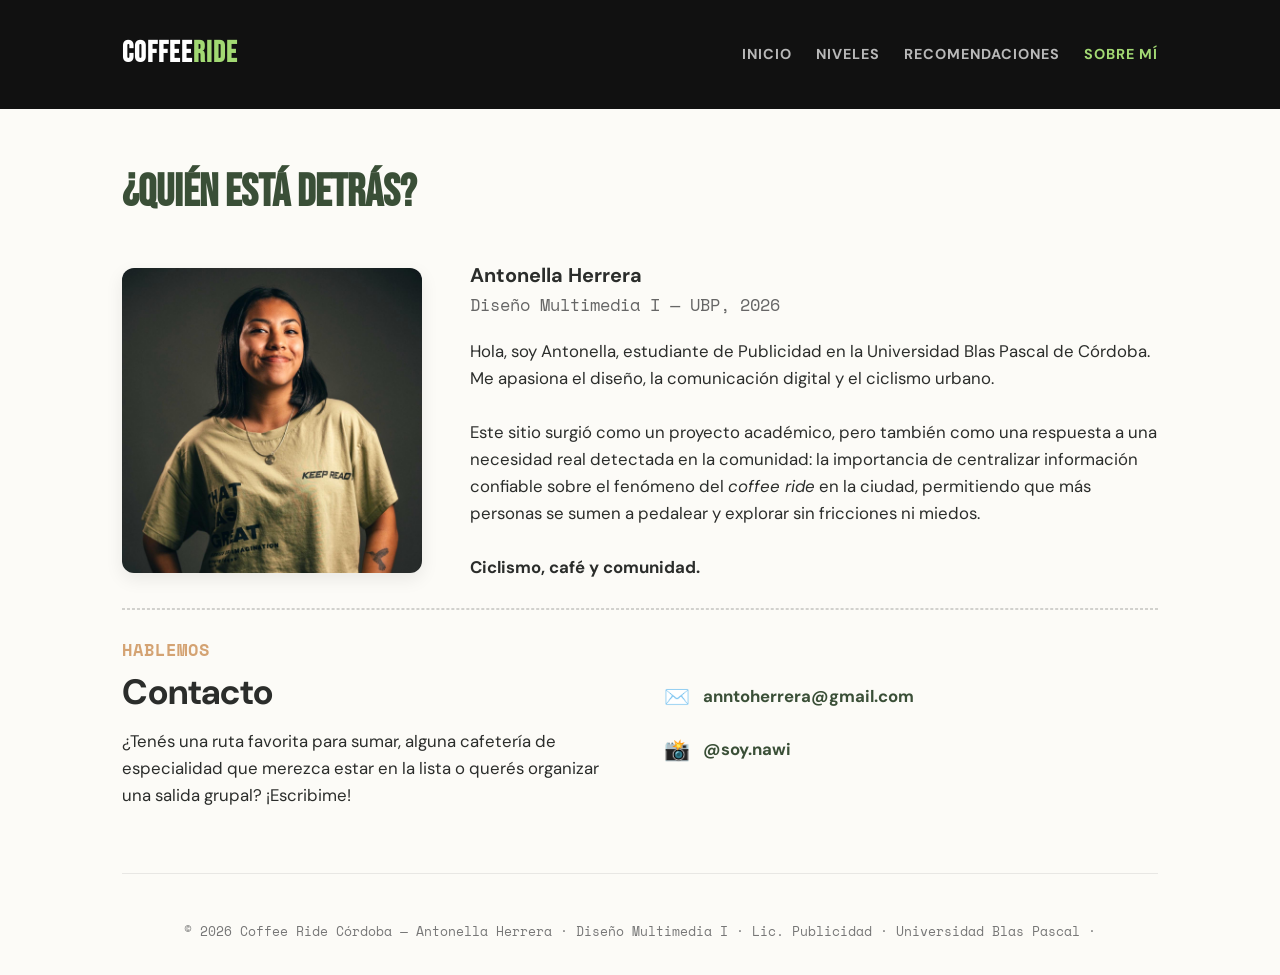
<file: autora.html>
<!DOCTYPE html>
<html lang="es">
<head>
  <meta charset="UTF-8">
  <meta name="viewport" content="width=device-width, initial-scale=1.0">
  <title>Sobre Mí — Coffee Ride Córdoba</title>
  <link rel="stylesheet" href="style.css">
  <link href="https://fonts.googleapis.com/css2?family=Bebas+Neue&family=DM+Sans:wght@300;400;500&family=Space+Mono:wght@400;700&display=swap" rel="stylesheet">
</head>
<body>
<div id="wrap-main">

  <div class="internal-header-bar">
    <header class="vcass-header" style="display: flex; align-items: center; justify-content: space-between; width: 100%; max-width: 1100px; margin: 0 auto; padding: 2.5rem 2rem; background-color: transparent;">
        <div class="brand-container">
          <h1 class="logo-text" id="logo">Coffee<span>Ride</span></h1>
        </div>
        
        <nav class="hero-nav">
          <a href="index.html">Inicio</a>
          <a href="Niveles.html">Niveles</a>
          <a href="Recomendaciones.html">Recomendaciones</a>
          <a href="autora.html" class="active">Sobre Mí</a>
        </nav>
      </header>
  </div>
  
  <main class="container-bleed">
    <section class="interna-section">
      <h2 class="section-title">¿Quién está detrás?</h2>
      
      <div class="autora-block">
        <img src="img/foto anto.jpeg" alt="Antonella Herrera" class="img-internal">
        
        <div class="autora-content">
          <h3>Antonella Herrera</h3>
          <p class="ubp-tag" style="margin-bottom: 1.2rem;">Diseño Multimedia I — UBP, 2026</p>
          <p>Hola, soy Antonella, estudiante de Publicidad en la Universidad Blas Pascal de Córdoba. Me apasiona el diseño, la comunicación digital y el ciclismo urbano.</p>
          <br>
          <p>Este sitio surgió como un proyecto académico, pero también como una respuesta a una necesidad real detectada en la comunidad: la importancia de centralizar información confiable sobre el fenómeno del <em>coffee ride</em> en la ciudad, permitiendo que más personas se sumen a pedalear y explorar sin fricciones ni miedos.</p>
          <br>
          <p><strong>Ciclismo, café y comunidad.</strong></p>
        </div>
      </div>

      <br><hr style="border-style: dashed; opacity: 0.2;"><br>

      <div class="contacto-section">
        <div class="contacto-text">
          <p class="section-label">Hablemos</p>
          <h3 class="guia-subtitle" style="font-size: 2.2rem; margin-bottom: 0.5rem;">Contacto</h3>
          <p>¿Tenés una ruta favorita para sumar, alguna cafetería de especialidad que merezca estar en la lista o querés organizar una salida grupal? ¡Escribime!</p>
        </div>
        
        <div class="contact-links" style="justify-content: center;">
          <a href="mailto:anntoherrera@gmail.com" class="contact-link">
            <span style="font-size: 1.3rem;">✉️</span> anntoherrera@gmail.com
          </a>
          <a href="https://instagram.com/soy.nawi" target="_blank" class="contact-link">
            <span style="font-size: 1.3rem;">📸</span> @soy.nawi
          </a>
        </div>
      </div>
    </section>

    <hr class="container-bleed">
    <footer>
    <p id="footer">© 2026 Coffee Ride Córdoba — Antonella Herrera · Diseño Multimedia I · Lic. Publicidad · Universidad Blas Pascal ·</p>
    </footer>
  </main>

</div>
</body>
</html>
</file>
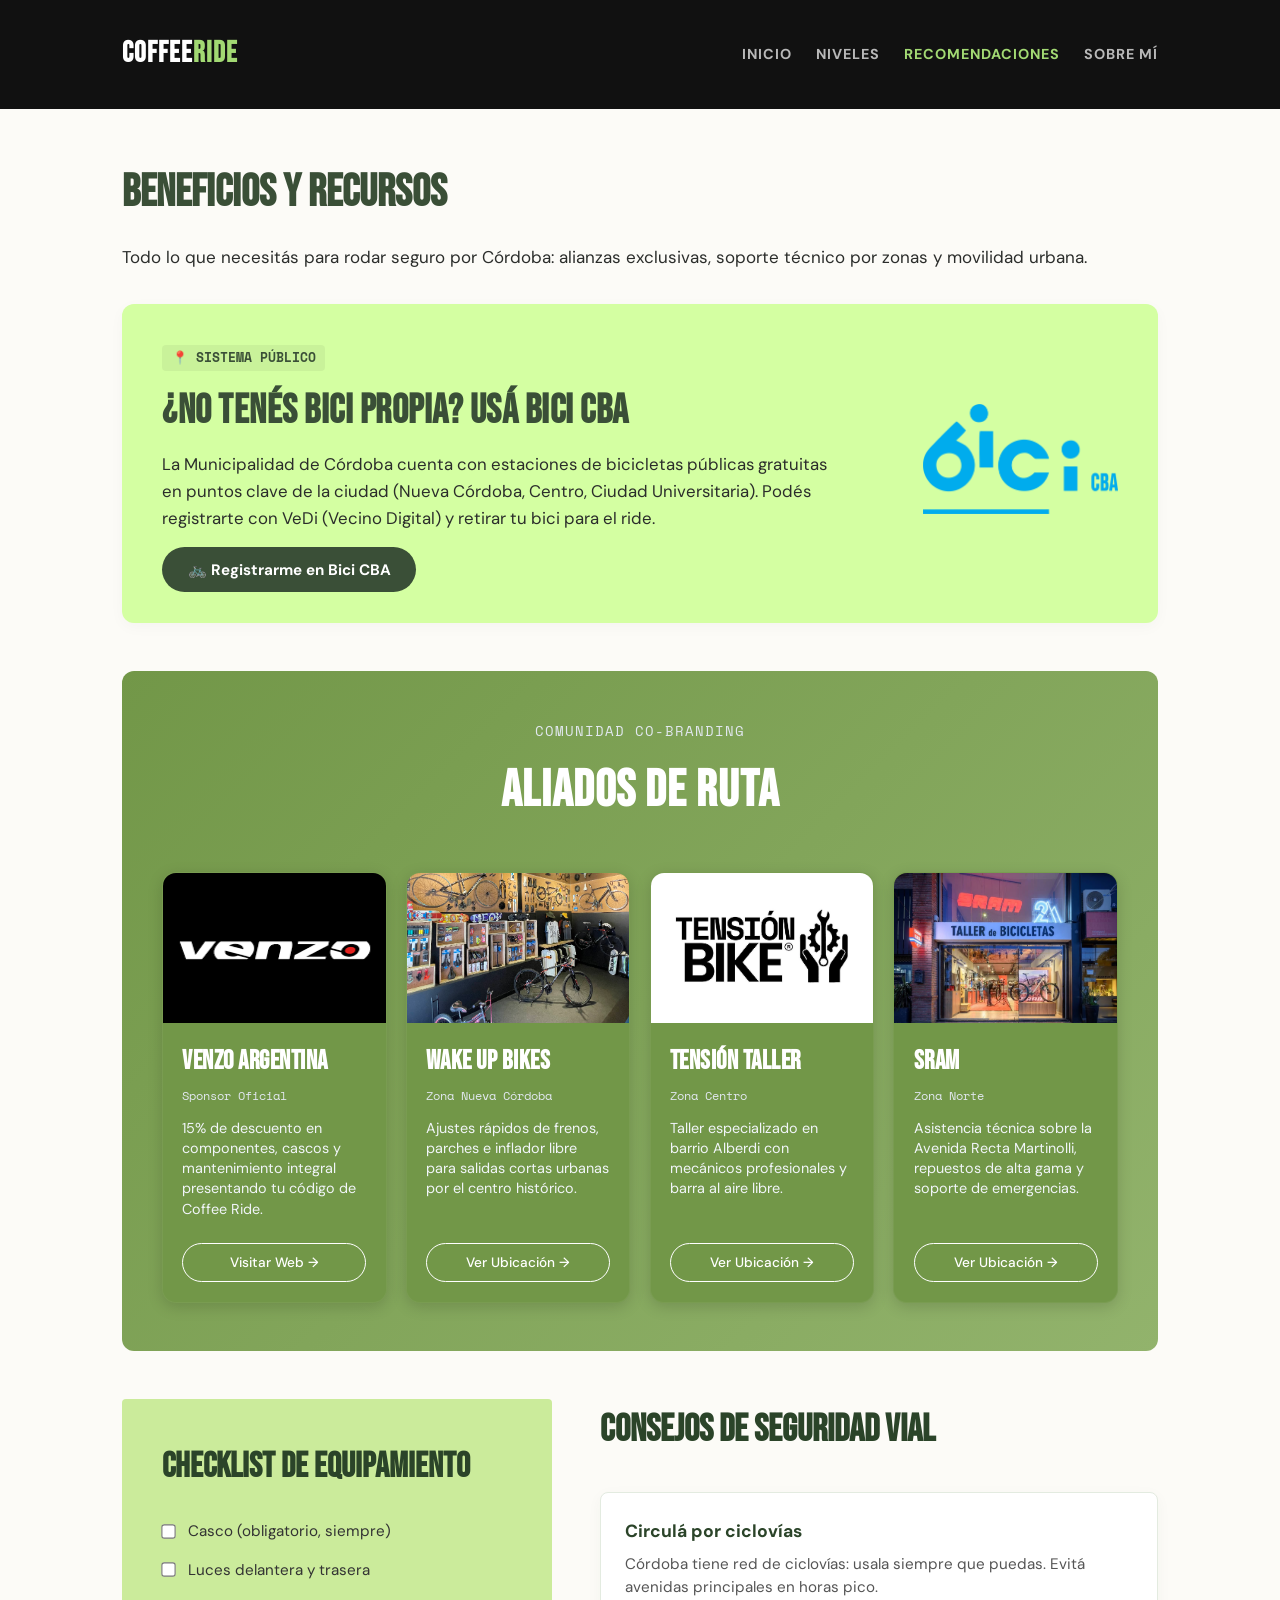
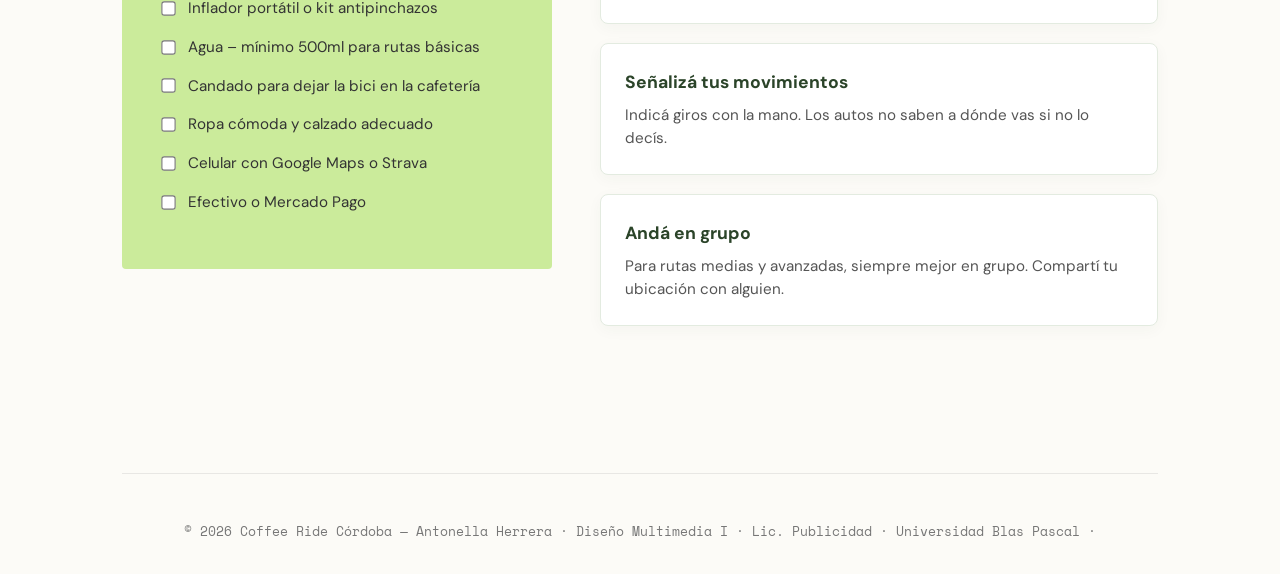
<file: recomendaciones.html>
<!DOCTYPE html>
<html lang="es">
<head>
  <meta charset="UTF-8">
  <meta name="viewport" content="width=device-width, initial-scale=1.0">
  <title>Recomendaciones — Coffee Ride Córdoba</title>
  <link rel="stylesheet" href="style.css">
  <link href="https://fonts.googleapis.com/css2?family=Bebas+Neue&family=DM+Sans:wght@300;400;500&family=Space+Mono:wght@400;700&display=swap" rel="stylesheet">
</head>
<body>
<div id="wrap-main">
  
  <div class="internal-header-bar">
    <header class="vcass-header" style="display: flex; align-items: center; justify-content: space-between; width: 100%; max-width: 1100px; margin: 0 auto; padding: 2.5rem 2rem; background-color: transparent;">
        <div class="brand-container">
          <h1 class="logo-text" id="logo">Coffee<span>Ride</span></h1>
        </div>
        
        <nav class="hero-nav">
          <a href="index.html">Inicio</a>
          <a href="Niveles.html">Niveles</a>
          <a href="Recomendaciones.html" class="active">Recomendaciones</a>
          <a href="autora.html">Sobre Mí</a>
        </nav>
      </header>
  </div>

  <main class="container-bleed">
    <section class="interna-section">
      <h2 class="section-title">Beneficios y Recursos</h2>
      <p style="margin-bottom: 2rem;">Todo lo que necesitás para rodar seguro por Córdoba: alianzas exclusivas, soporte técnico por zonas y movilidad urbana.</p>
      
      <div class="bici-cba-banner">
        <div class="bici-cba-text">
          <span class="tag-municipal">📍 Sistema Público</span>
          <h3 style="font-family: 'Bebas Neue', sans-serif; font-size: 2.5rem; color: var(--verde-oscuro); margin: 0.5rem 0;">¿No tenés bici propia? Usá Bici CBA</h3>
          <p style="margin-bottom: 1.5rem; max-width: 680px;">La Municipalidad de Córdoba cuenta con estaciones de bicicletas públicas gratuitas en puntos clave de la ciudad (Nueva Córdoba, Centro, Ciudad Universitaria). Podés registrarte con VeDi (Vecino Digital) y retirar tu bici para el ride.</p>
          <a href="https://bicicba.com/biciweb/components/landingPage/landingPage.php?conf=bicicba" target="_blank" class="btn-municipal">🚲 Registrarme en Bici CBA</a>
        </div>
        <div class="bici-cba-logo-container">
          <img src="img/logo bici cba.png" alt="Bici CBA" style="max-height: 110px; width: auto; object-fit: contain;">
        </div>
      </div>
      
      <div class="programas-section" style="margin-left: 0; margin-right: 0;">
        <p class="programas-label">Comunidad Co-Branding</p>
        <h3 class="programas-title">Aliados de Ruta</h3>
        
        <div class="programas-grid">
          <div class="programa-card">
            <div class="programa-img-wrapper"><img src="img/logo venzo.png" alt="Venzo Argentina"></div>
            <div class="programa-body">
              <h3>Venzo Argentina</h3>
              <span class="programa-zona">Sponsor Oficial</span>
              <p>15% de descuento en componentes, cascos y mantenimiento integral presentando tu código de Coffee Ride.</p>
              <a href="https://venzoargentina.com.ar/" target="_blank" class="btn-outlined">Visitar Web →</a>
            </div>
          </div>

          <div class="programa-card">
            <div class="programa-img-wrapper"><img src="img/Wake up Bike.png" alt="Wake Up Bikes"></div>
            <div class="programa-body">
              <h3>Wake Up Bikes</h3>
              <span class="programa-zona">Zona Nueva Córdoba</span>
              <p>Ajustes rápidos de frenos, parches e inflador libre para salidas cortas urbanas por el centro histórico.</p>
              <a href="https://maps.app.goo.gl/3Sjd8by7XoEJSbcJ8" target="_blank" class="btn-outlined">Ver Ubicación →</a>
            </div>
          </div>

          <div class="programa-card">
            <div class="programa-img-wrapper"><img src="img/tensionbike.jpeg" alt="Tensión Taller"></div>
            <div class="programa-body">
              <h3>Tensión Taller</h3>
              <span class="programa-zona">Zona Centro</span>
              <p>Taller especializado en barrio Alberdi con mecánicos profesionales y barra al aire libre.</p>
              <a href="https://maps.app.goo.gl/iAQyxy8pYv4jipyx8?g_st=ic" target="_blank" class="btn-outlined">Ver Ubicación →</a>
            </div>
          </div>

          <div class="programa-card">
            <div class="programa-img-wrapper"><img src="img/sram.jpeg" alt="SRAM Taller de Bicicletas"></div>
            <div class="programa-body">
              <h3>SRAM</h3>
              <span class="programa-zona">Zona Norte</span>
              <p>Asistencia técnica sobre la Avenida Recta Martinolli, repuestos de alta gama y soporte de emergencias.</p>
              <a href="https://maps.app.goo.gl/ozX8dFPPTU9etH2UA" target="_blank" class="btn-outlined">Ver Ubicación →</a>
            </div>
          </div>
        </div>
      </div>

      <div class="seguridad-layout-grid">
        <div class="checklist-equipamiento">
          <h3 class="checklist-title">Checklist de equipamiento</h3>
          <ul class="interactive-checklist">
            <li>
              <input type="checkbox" id="item-casco">
              <label for="item-casco">Casco (obligatorio, siempre)</label>
            </li>
            <li>
              <input type="checkbox" id="item-luces">
              <label for="item-luces">Luces delantera y trasera</label>
            </li>
            <li>
              <input type="checkbox" id="item-inflador">
              <label for="item-inflador">Inflador portátil o kit antipinchazos</label>
            </li>
            <li>
              <input type="checkbox" id="item-agua">
              <label for="item-agua">Agua – mínimo 500ml para rutas básicas</label>
            </li>
            <li>
              <input type="checkbox" id="item-candado">
              <label for="item-candado">Candado para dejar la bici en la cafetería</label>
            </li>
            <li>
              <input type="checkbox" id="item-ropa">
              <label for="item-ropa">Ropa cómoda y calzado adecuado</label>
            </li>
            <li>
              <input type="checkbox" id="item-celular">
              <label for="item-celular">Celular con Google Maps o Strava</label>
            </li>
            <li>
              <input type="checkbox" id="item-efectivo">
              <label for="item-efectivo">Efectivo o Mercado Pago</label>
            </li>
          </ul>
        </div>

        <div class="consejos-vial-columna">
          <h2 class="section-title-seguridad">Consejos de seguridad vial</h2>
          
          <div class="consejo-card">
            <h4>Circulá por ciclovías</h4>
            <p>Córdoba tiene red de ciclovías: usala siempre que puedas. Evitá avenidas principales en horas pico.</p>
          </div>
          
          <div class="consejo-card">
            <h4>Señalizá tus movimientos</h4>
            <p>Indicá giros con la mano. Los autos no saben a dónde vas si no lo decís.</p>
          </div>
          
          <div class="consejo-card">
            <h4>Andá en grupo</h4>
            <p>Para rutas medias y avanzadas, siempre mejor en grupo. Compartí tu ubicación con alguien.</p>
          </div>
        </div>
      </div>
    </section>

    <hr class="container-bleed">
    <footer>
       <p id="footer">© 2026 Coffee Ride Córdoba — Antonella Herrera · Diseño Multimedia I · Lic. Publicidad · Universidad Blas Pascal ·</p>
    </footer>
  </main>

</div>
</body>
</html>
</file>
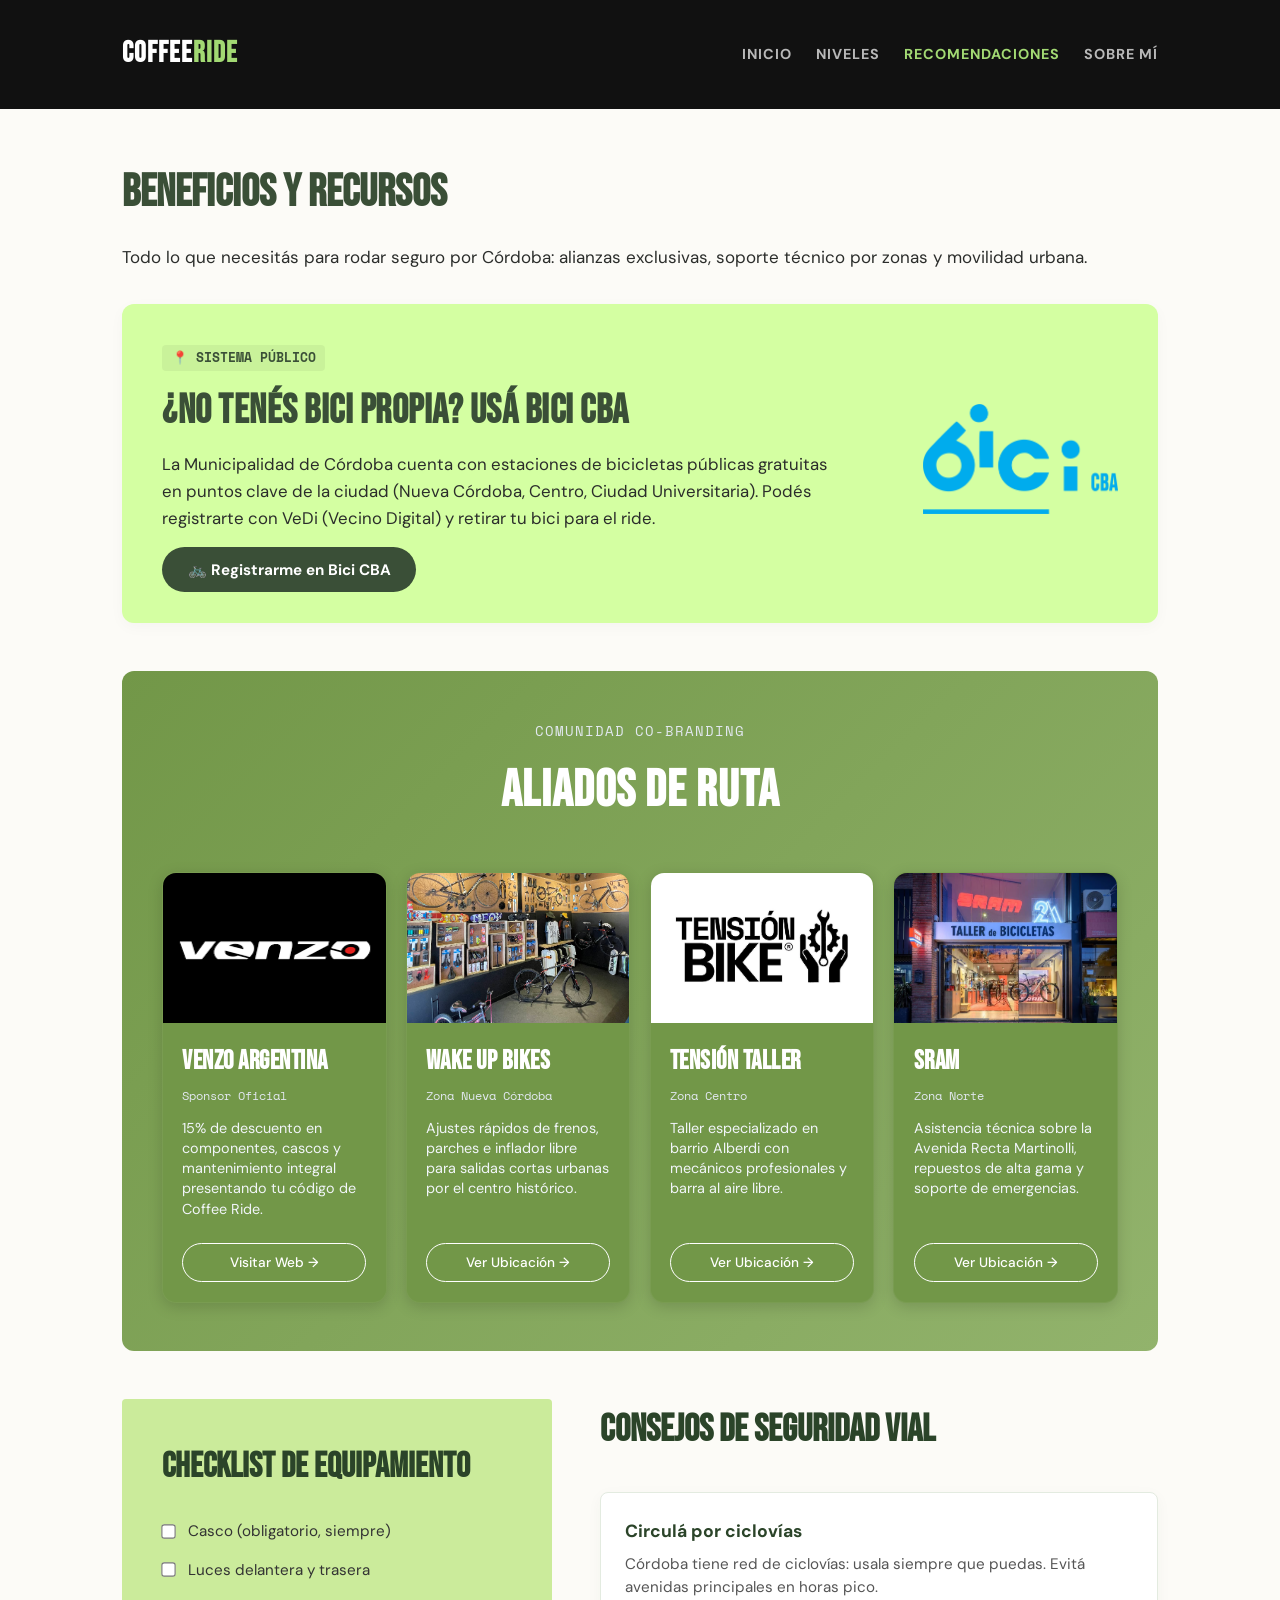
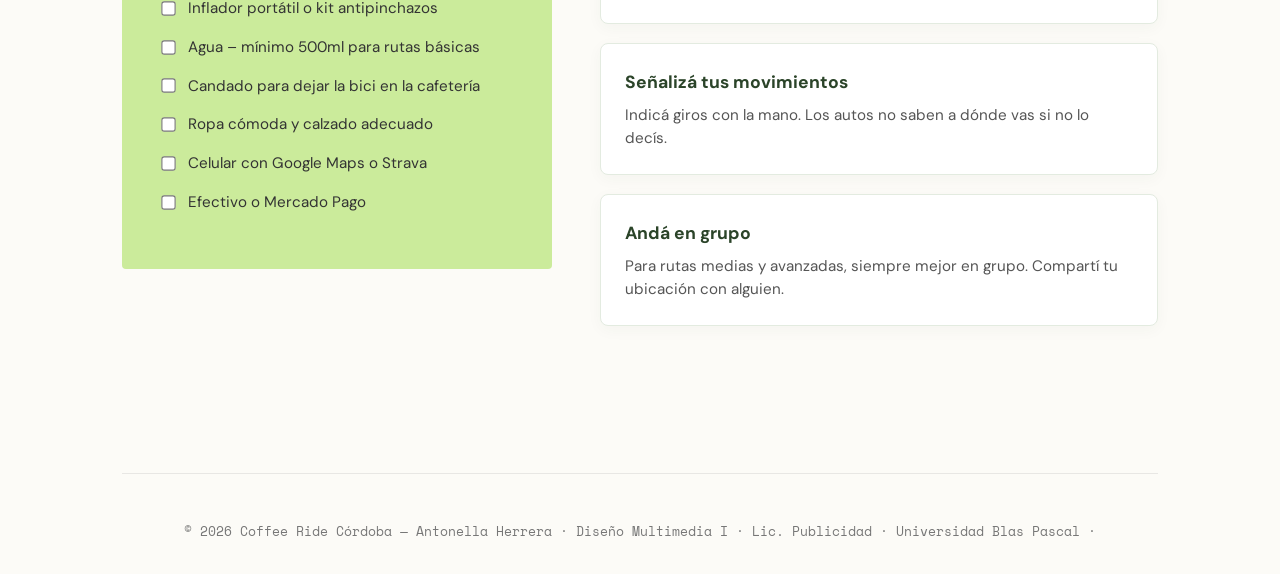
<file: Recomendaciones.html>
<!DOCTYPE html>
<html lang="es">
<head>
  <meta charset="UTF-8">
  <meta name="viewport" content="width=device-width, initial-scale=1.0">
  <title>Recomendaciones — Coffee Ride Córdoba</title>
  <link rel="stylesheet" href="style.css">
  <link href="https://fonts.googleapis.com/css2?family=Bebas+Neue&family=DM+Sans:wght@300;400;500&family=Space+Mono:wght@400;700&display=swap" rel="stylesheet">
</head>
<body>
<div id="wrap-main">
  
  <div class="internal-header-bar">
    <header class="vcass-header" style="display: flex; align-items: center; justify-content: space-between; width: 100%; max-width: 1100px; margin: 0 auto; padding: 2.5rem 2rem; background-color: transparent;">
        <div class="brand-container">
          <h1 class="logo-text" id="logo">Coffee<span>Ride</span></h1>
        </div>
        
        <nav class="hero-nav">
          <a href="index.html">Inicio</a>
          <a href="Niveles.html">Niveles</a>
          <a href="Recomendaciones.html" class="active">Recomendaciones</a>
          <a href="autora.html">Sobre Mí</a>
        </nav>
      </header>
  </div>

  <main class="container-bleed">
    <section class="interna-section">
      <h2 class="section-title">Beneficios y Recursos</h2>
      <p style="margin-bottom: 2rem;">Todo lo que necesitás para rodar seguro por Córdoba: alianzas exclusivas, soporte técnico por zonas y movilidad urbana.</p>
      
      <div class="bici-cba-banner">
        <div class="bici-cba-text">
          <span class="tag-municipal">📍 Sistema Público</span>
          <h3 style="font-family: 'Bebas Neue', sans-serif; font-size: 2.5rem; color: var(--verde-oscuro); margin: 0.5rem 0;">¿No tenés bici propia? Usá Bici CBA</h3>
          <p style="margin-bottom: 1.5rem; max-width: 680px;">La Municipalidad de Córdoba cuenta con estaciones de bicicletas públicas gratuitas en puntos clave de la ciudad (Nueva Córdoba, Centro, Ciudad Universitaria). Podés registrarte con VeDi (Vecino Digital) y retirar tu bici para el ride.</p>
          <a href="https://bicicba.com/biciweb/components/landingPage/landingPage.php?conf=bicicba" target="_blank" class="btn-municipal">🚲 Registrarme en Bici CBA</a>
        </div>
        <div class="bici-cba-logo-container">
          <img src="img/logo bici cba.png" alt="Bici CBA" style="max-height: 110px; width: auto; object-fit: contain;">
        </div>
      </div>
      
      <div class="programas-section" style="margin-left: 0; margin-right: 0;">
        <p class="programas-label">Comunidad Co-Branding</p>
        <h3 class="programas-title">Aliados de Ruta</h3>
        
        <div class="programas-grid">
          <div class="programa-card">
            <div class="programa-img-wrapper"><img src="img/logo venzo.png" alt="Venzo Argentina"></div>
            <div class="programa-body">
              <h3>Venzo Argentina</h3>
              <span class="programa-zona">Sponsor Oficial</span>
              <p>15% de descuento en componentes, cascos y mantenimiento integral presentando tu código de Coffee Ride.</p>
              <a href="https://venzoargentina.com.ar/" target="_blank" class="btn-outlined">Visitar Web →</a>
            </div>
          </div>

          <div class="programa-card">
            <div class="programa-img-wrapper"><img src="img/Wake up Bike.png" alt="Wake Up Bikes"></div>
            <div class="programa-body">
              <h3>Wake Up Bikes</h3>
              <span class="programa-zona">Zona Nueva Córdoba</span>
              <p>Ajustes rápidos de frenos, parches e inflador libre para salidas cortas urbanas por el centro histórico.</p>
              <a href="https://maps.app.goo.gl/3Sjd8by7XoEJSbcJ8" target="_blank" class="btn-outlined">Ver Ubicación →</a>
            </div>
          </div>

          <div class="programa-card">
            <div class="programa-img-wrapper"><img src="img/tensionbike.jpeg" alt="Tensión Taller"></div>
            <div class="programa-body">
              <h3>Tensión Taller</h3>
              <span class="programa-zona">Zona Centro</span>
              <p>Taller especializado en barrio Alberdi con mecánicos profesionales y barra al aire libre.</p>
              <a href="https://maps.app.goo.gl/iAQyxy8pYv4jipyx8?g_st=ic" target="_blank" class="btn-outlined">Ver Ubicación →</a>
            </div>
          </div>

          <div class="programa-card">
            <div class="programa-img-wrapper"><img src="img/sram.jpeg" alt="SRAM Taller de Bicicletas"></div>
            <div class="programa-body">
              <h3>SRAM</h3>
              <span class="programa-zona">Zona Norte</span>
              <p>Asistencia técnica sobre la Avenida Recta Martinolli, repuestos de alta gama y soporte de emergencias.</p>
              <a href="https://maps.app.goo.gl/ozX8dFPPTU9etH2UA" target="_blank" class="btn-outlined">Ver Ubicación →</a>
            </div>
          </div>
        </div>
      </div>

      <div class="seguridad-layout-grid">
        <div class="checklist-equipamiento">
          <h3 class="checklist-title">Checklist de equipamiento</h3>
          <ul class="interactive-checklist">
            <li>
              <input type="checkbox" id="item-casco">
              <label for="item-casco">Casco (obligatorio, siempre)</label>
            </li>
            <li>
              <input type="checkbox" id="item-luces">
              <label for="item-luces">Luces delantera y trasera</label>
            </li>
            <li>
              <input type="checkbox" id="item-inflador">
              <label for="item-inflador">Inflador portátil o kit antipinchazos</label>
            </li>
            <li>
              <input type="checkbox" id="item-agua">
              <label for="item-agua">Agua – mínimo 500ml para rutas básicas</label>
            </li>
            <li>
              <input type="checkbox" id="item-candado">
              <label for="item-candado">Candado para dejar la bici en la cafetería</label>
            </li>
            <li>
              <input type="checkbox" id="item-ropa">
              <label for="item-ropa">Ropa cómoda y calzado adecuado</label>
            </li>
            <li>
              <input type="checkbox" id="item-celular">
              <label for="item-celular">Celular con Google Maps o Strava</label>
            </li>
            <li>
              <input type="checkbox" id="item-efectivo">
              <label for="item-efectivo">Efectivo o Mercado Pago</label>
            </li>
          </ul>
        </div>

        <div class="consejos-vial-columna">
          <h2 class="section-title-seguridad">Consejos de seguridad vial</h2>
          
          <div class="consejo-card">
            <h4>Circulá por ciclovías</h4>
            <p>Córdoba tiene red de ciclovías: usala siempre que puedas. Evitá avenidas principales en horas pico.</p>
          </div>
          
          <div class="consejo-card">
            <h4>Señalizá tus movimientos</h4>
            <p>Indicá giros con la mano. Los autos no saben a dónde vas si no lo decís.</p>
          </div>
          
          <div class="consejo-card">
            <h4>Andá en grupo</h4>
            <p>Para rutas medias y avanzadas, siempre mejor en grupo. Compartí tu ubicación con alguien.</p>
          </div>
        </div>
      </div>
    </section>

    <hr class="container-bleed">
    <footer>
       <p id="footer">© 2026 Coffee Ride Córdoba — Antonella Herrera · Diseño Multimedia I · Lic. Publicidad · Universidad Blas Pascal ·</p>
    </footer>
  </main>

</div>
</body>
</html>
</file>
<file: style.css>
/* =======================================================================
   1. PORTADA VIDEO HERO (ESTRUCTURA FIJA OBLIGATORIA)
   ======================================================================= */
.video-hero {
  position: relative;
  height: 100vh; 
  width: 100%;
  margin: 0;
  overflow: hidden;
  background-color: #000000;
  z-index: 10;
}
.hero-video-bg {
  position: absolute;
  top: 50%;
  left: 50%;
  width: 100%;
  height: 100%;
  object-fit: cover; 
  transform: translate(-50%, -50%);
  z-index: 1; 
}
.hero-video-overlay {
  position: absolute;
  top: 0;
  left: 0;
  width: 100%;
  height: 100%;
  background: rgba(0, 0, 0, 0.45); 
  z-index: 2; 
}
.hero-video-content {
  position: relative;
  z-index: 3; 
  height: 100%;
  display: flex;
  flex-direction: column;
  justify-content: space-between;
}
.video-container {
  position: absolute;
  top: 0;
  left: 0;
  width: 100%;
  height: 100%;
  z-index: 1;
}

/* --- CABECERA  --- */
.main-header, .vcass-header {
  background-color: transparent !important; 
  padding: 2.5rem 2rem;
  max-width: 1100px;
  width: 100%;
  margin: 0 auto;
  display: flex;
  align-items: center;
  justify-content: space-between;
}
.brand-container {
  display: flex;
  align-items: center;
  gap: 1rem;
}

#logo, .logo-text {
  font-family: 'Bebas Neue', sans-serif;
  font-size: 1.8rem;
  color: #ffffff !important; 
  text-transform: uppercase;
  letter-spacing: 1px;
  display: inline-block;
}
#logo span, .logo-text span {
  color: #A2D973 !important; 
}

.hero-nav {
  display: flex !important;
  gap: 1.5rem !important;
  flex-wrap: nowrap !important; 
}
.hero-nav a {
  color: #ffffff !important;
  text-decoration: none;
  font-weight: 700;
  text-transform: uppercase;
  font-family: 'DM Sans', sans-serif;
  font-size: 0.9rem; 
  letter-spacing: 1px;
  opacity: 0.7;
  transition: all 0.3s ease;
  white-space: nowrap; 
}
.hero-nav a:hover, .hero-nav a.active {
  opacity: 1;
  color: #A2D973 !important; 
}

/* --- CONTENIDO CENTRAL HERO --- */
.hero-center-text {
  display: flex;
  flex-direction: column;
  align-items: center;
  justify-content: center;
  flex-grow: 1;
  text-align: center;
  padding-bottom: 6rem; 
}
.hero-main-title {
  font-family: 'Bebas Neue', sans-serif;
  font-size: 6rem;
  color: #ffffff;
  line-height: 0.95;
  letter-spacing: 1px;
  text-transform: uppercase;
  margin-bottom: 1rem;
}
.hero-subtitle {
  font-family: 'Space Mono', monospace;
  font-size: 1.2rem; 
  color: #A2D973; 
  text-transform: uppercase;
  letter-spacing: 1.5px;
}
.btn-hero-green {
  display: inline-block;
  background-color: #A2D973 !important; 
  color: #233021 !important; 
  text-decoration: none;
  padding: 0.9rem 2.2rem;
  border-radius: 30px;
  font-family: 'DM Sans', sans-serif;
  font-weight: 700;
  text-transform: uppercase;
  font-size: 0.9rem;
  letter-spacing: 0.5px;
  transition: all 0.3s ease;
  box-shadow: 0 4px 15px rgba(162, 217, 115, 0.3);
}
.btn-hero-green:hover {
  background-color: #ffffff !important;
  color: #233021 !important;
  transform: translateY(-2px);
  box-shadow: 0 6px 20px rgba(255, 255, 255, 0.4);
}

/* =======================================================================
   2. CONFIGURACIÓN BASE Y VARIABLES GLOBALES
   ======================================================================= */
:root {
  --verde-principal: #5E7A5A;
  --verde-oscuro: #3A4F37;
  --verde-clarito: #E2EFE0;
  --crema-fondo: #FCFBF7;
  --blanco: #FFFFFF;
  --texto: #2B2D2B;
  --gris-claro: #F4F4F4;
  --accent: #D4A373;
}

* {
  box-sizing: border-box;
  margin: 0;
  padding: 0;
}

body {
  font-family: 'DM Sans', sans-serif;
  background-color: var(--crema-fondo); 
  color: var(--texto);
  line-height: 1.6;
  font-size: 17px; 
}

#wrap-main {
  width: 100%;
  background-color: transparent;
}
.container-bleed {
  max-width: 1100px;
  width: 100%;
  margin: 0 auto;
  padding-left: 2rem;
  padding-right: 2rem;
}
.que-es-section, .rutas-section, .mapa-section, .comunidad-section, .primera-vez-section {
  padding-top: 4.5rem;
  padding-bottom: 4.5rem;
}
hr.container-bleed {
  border: 0;
  height: 1px;
  background-color: rgba(0,0,0,0.08);
  margin-top: 1rem;
  margin-bottom: 1rem;
}
h1 {
  font-family: 'Bebas Neue', sans-serif;
  font-size: 1.5rem;
  letter-spacing: 1px;
  color: var(--verde-oscuro);
  line-height: 1;
  text-transform: uppercase;
}
.section-label {
  font-family: 'Space Mono', monospace;
  text-transform: uppercase;
  color: var(--accent);
  font-size: 0.95rem; 
  font-weight: 700;
  letter-spacing: 1px;
}
.section-title {
  font-family: 'Bebas Neue', sans-serif;
  font-size: 2.8rem; 
  color: var(--verde-oscuro);
  margin-bottom: 1rem;
}

/* =======================================================================
   3. GRILLAS Y COMPONENTES REUTILIZABLES (HOME)
   ======================================================================= */
.features-grid {
  display: grid;
  grid-template-columns: repeat(auto-fit, minmax(220px, 1fr));
  gap: 1.5rem;
  margin-top: 2rem;
}
.feature-card {
  background-color: var(--blanco);
  padding: 1.5rem;
  border-radius: 8px;
  border: 1px solid rgba(0,0,0,0.04);
  transition: transform 0.3s ease;
}
.feature-card:hover { transform: translateY(-4px); }
.feature-icon { font-size: 2rem; margin-bottom: 0.5rem; }
.feature-card h4 { font-size: 1.2rem; margin-bottom: 0.5rem; color: var(--verde-oscuro); }
.feature-card p { font-size: 1rem; }

/* --- SECCIÓN RUTAS --- */
.rutas-header { display: flex; justify-content: space-between; align-items: flex-end; margin-bottom: 2rem; }
.rutas-grid { display: grid; grid-template-columns: repeat(auto-fit, minmax(300px, 1fr)); gap: 2rem; margin-bottom: 3rem; }
.ruta-card {
  background-color: var(--blanco);
  border-radius: 10px;
  overflow: hidden;
  box-shadow: 0 4px 12px rgba(0,0,0,0.02);
  display: flex;
  flex-direction: column;
}
.ruta-header { padding: 1rem 1.5rem; display: flex; justify-content: space-between; align-items: center; color: var(--blanco); }
.nivel-basico .ruta-header { background-color: #6B8E23; }
.nivel-medio .ruta-header { background-color: #4682B4; }
.nivel-avanzado .ruta-header { background-color: #CD5C5C; }
.ruta-nivel { font-family: 'Bebas Neue', sans-serif; font-size: 1.5rem; }
.ruta-badge { font-family: 'Space Mono', monospace; font-size: 0.8rem; background-color: rgba(255,255,255,0.2); padding: 0.2rem 0.6rem; border-radius: 4px; }
.ruta-body { padding: 1.5rem; display: flex; flex-direction: column; flex-grow: 1; }
.ruta-stats {
  display: grid;
  grid-template-columns: repeat(3, 1fr);
  gap: 0.5rem;
  background-color: var(--gris-claro);
  padding: 0.8rem;
  border-radius: 6px;
  margin-bottom: 1rem;
  font-family: 'Space Mono', monospace;
  text-align: center;
  font-size: 0.8rem;
}
.ruta-stat span { display: block; }
.ruta-stat span:first-child { text-transform: uppercase; color: #777; font-size: 0.65rem; }
.ruta-stat span:last-child { font-weight: 700; color: var(--texto); }
.ruta-desc { font-size: 1.05rem; margin-bottom: 1.5rem; flex-grow: 1; } 
.btn-ruta {
  text-decoration: none;
  text-align: center;
  padding: 0.6rem;
  border: 1px solid var(--verde-principal);
  color: var(--verde-principal);
  border-radius: 6px;
  font-weight: 500;
  transition: all 0.3s ease;
}
.btn-ruta:hover { background-color: var(--verde-principal); color: var(--blanco); }

/* --- SECCIÓN MAPAS --- */
.mapa-section { display: grid; grid-template-columns: 1fr 1.2fr; gap: 2.5rem; align-items: center; }
#wrap-video { width: 100%; height: 350px; border-radius: 8px; overflow: hidden; box-shadow: 0 4px 12px rgba(0,0,0,0.05); }
#wrap-video iframe { width: 100%; height: 100%; border: 0; }
.mapa-text .btn-primary { margin-top: 1.5rem; }

/* --- SECCIÓN CAFETERÍAS MÁSTER --- */
.cafeterias-section {
  background-color: var(--blanco);
  width: 100%;
  padding-top: 4.5rem;
  padding-bottom: 4.5rem;
  border-top: 1px solid rgba(0,0,0,0.03);
  border-bottom: 1px solid rgba(0,0,0,0.03);
}

/* --- RECURSOS AUDIO Y REDES --- */
.pv-subtitle { margin-bottom: 2rem; font-size: 1.1rem; }
.audio-block { background-color: var(--gris-claro); padding: 1.5rem; border-radius: 8px; margin-bottom: 2rem; }
.audio-desc { font-size: 1rem; margin-bottom: 1rem; }

.wpp-banner {
  background-color: #25D366;
  color: var(--blanco);
  padding: 1.5rem 2rem;
  border-radius: 10px;
  display: flex;
  justify-content: space-between;
  align-items: center;
  flex-wrap: wrap;
  gap: 1rem;
}
.wpp-banner h4 { font-family: 'Bebas Neue', sans-serif; font-size: 1.6rem; }
.wpp-banner p { font-size: 1.05rem; }
.btn-wpp {
  background-color: var(--blanco);
  color: #25D366;
  text-decoration: none;
  padding: 0.6rem 1.2rem;
  border-radius: 6px;
  font-weight: bold;
  transition: transform 0.2s ease;
}
.btn-wpp:hover { transform: scale(1.03); }

.btn-primary {
  display: inline-block;
  background-color: var(--verde-oscuro);
  color: var(--blanco);
  text-decoration: none;
  padding: 0.8rem 1.8rem;
  border-radius: 30px;
  font-weight: 700;
  transition: background-color 0.3s ease, transform 0.2s ease;
}
.btn-primary:hover {
  background-color: var(--verde-principal);
  transform: translateY(-2px);
}

#footer { font-family: 'Space Mono', monospace; font-size: 0.8rem; color: #777; text-align: center; padding: 2rem 0; }

/* =======================================================================
   4. ESTRUCTURAS INTERNAS (NIVELES, AUTORA, ETC)
   ======================================================================= */
.internal-header-bar { background-color: #111111; width: 100%; }
.interna-section { padding: 3rem 0; }
.interna-grid { display: grid; grid-template-columns: 1fr; gap: 2rem; margin-top: 2rem; }
.interna-card-detail { background-color: var(--blanco); padding: 2.5rem; border-radius: 12px; box-shadow: 0 4px 15px rgba(0,0,0,0.04); }
.interna-card-detail h3 { font-family: 'Bebas Neue', sans-serif; font-size: 2.2rem; color: var(--verde-oscuro); margin-bottom: 0.3rem; }
.interna-card-detail p { font-size: 1.05rem; }
.basic-border { border-top: 5px solid #6B8E23; }
.medio-border { border-top: 5px solid #4682B4; }
.avanzado-border { border-top: 5px solid #CD5C5C; }

.autora-block { display: grid; grid-template-columns: 300px 1fr; gap: 3rem; align-items: center; margin-top: 2rem; }
.img-internal { width: 100%; height: auto; border-radius: 12px; box-shadow: 0 6px 18px rgba(0,0,0,0.08); }
.autora-content p { font-size: 1.05rem; }
.ubp-tag { font-family: 'Space Mono', monospace; font-size: 0.9rem; color: #666; }
.contacto-section { display: grid; grid-template-columns: 1fr 1fr; gap: 3rem; align-items: center; }
.contacto-text p { font-size: 1.05rem; }
.contact-links { display: flex; flex-direction: column; gap: 1.2rem; }
.contact-link { text-decoration: none; color: var(--verde-oscuro); font-weight: 700; display: flex; align-items: center; gap: 0.8rem; font-size: 1.05rem; transition: color 0.3s ease; }
.contact-link:hover { color: var(--verde-principal); }

/* =======================================================================
   5. RECOMENDACIONES (BICI CBA + ALIADOS CO-BRANDING)
   ======================================================================= */
.bici-cba-banner {
  background-color: #d4ffa2 !important; 
  color: var(--texto) !important; 
  padding: 2.5rem;
  border-radius: 12px;
  display: flex;
  justify-content: space-between;
  align-items: center;
  flex-wrap: wrap;
  gap: 1.5rem;
  margin-bottom: 3rem;
  box-shadow: 0 4px 15px rgba(0, 0, 0, 0.03);
}
.bici-cba-text h3 { font-family: 'Bebas Neue', sans-serif; font-size: 2.2rem; margin: 0.4rem 0; letter-spacing: 0.5px; color: var(--verde-oscuro); }
.bici-cba-text p { font-size: 1.05rem; max-width: 720px; }
.tag-municipal { font-family: 'Space Mono', monospace; font-size: 0.8rem; background-color: rgba(0, 0, 0, 0.05); color: var(--verde-oscuro); padding: 0.2rem 0.6rem; border-radius: 4px; text-transform: uppercase; font-weight: 700; }
.btn-municipal { background-color: var(--verde-oscuro); color: #ffffff !important; text-decoration: none; padding: 0.8rem 1.6rem; border-radius: 30px; font-weight: bold; font-size: 0.95rem; transition: all 0.3s ease; white-space: nowrap; }
.btn-municipal:hover { background-color: var(--verde-principal); transform: translateY(-2px); }

.programas-section {
  background: linear-gradient(135deg, #729748 0%, #92b36c 100%); 
  padding: 3rem 2.5rem;
  border-radius: 12px;
  margin: 3rem 0; 
  color: #ffffff;
}
.programas-label { font-family: 'Space Mono', monospace; color: #e2e8f0; font-size: 0.9rem; text-transform: uppercase; letter-spacing: 1px; text-align: center; }
.programas-title { font-family: 'Bebas Neue', sans-serif; font-size: 3.2rem; color: #ffffff; text-align: center; margin: 0.5rem 0 2.5rem 0; letter-spacing: 1px; }
.programas-grid { display: grid; grid-template-columns: repeat(4, 1fr); gap: 1.2rem; }

.programa-card {
  background-color: #729748; 
  border-radius: 14px;
  overflow: hidden;
  display: flex;
  flex-direction: column;
  box-shadow: 0 4px 15px rgba(0,0,0,0.15);
  border: 1px solid rgba(255,255,255,0.05);
  transition: transform 0.3s ease, box-shadow 0.3s ease;
}
.programa-card:hover { transform: translateY(-5px); box-shadow: 0 8px 25px rgba(0,0,0,0.25); }
.programa-img-wrapper { width: 100%; height: 150px; overflow: hidden; background-color: #fff; }
.programa-img-wrapper img { width: 100%; height: 100%; object-fit: cover; }
.programa-body { padding: 1.2rem; display: flex; flex-direction: column; flex-grow: 1; }
.programa-card h3 { font-family: 'Bebas Neue', sans-serif; font-size: 1.6rem; color: #ffffff; margin-bottom: 0.2rem; letter-spacing: 0.5px; }
.programa-zona { font-family: 'Space Mono', monospace; font-size: 0.75rem; color: #e2e8f0; display: block; margin-bottom: 0.8rem; }
.programa-body p { font-size: 0.9rem; color: #f1f5f9; line-height: 1.4; margin-bottom: 1.5rem; flex-grow: 1; }
.btn-outlined { display: inline-block; text-decoration: none; text-align: center; color: #ffffff !important; border: 1.5px solid #ffffff; padding: 0.5rem 1rem; border-radius: 25px; font-size: 0.85rem; font-weight: 500; background: transparent; transition: all 0.3s ease; margin-top: auto; }
.btn-outlined:hover { background-color: #ffffff; color: #729748 !important; }

/* =======================================================================
   6. SECCIÓN INTEGRADA: CHECKLIST HOJA VERDE + CONSEJOS
   ======================================================================= */
.seguridad-layout-grid {
  display: grid;
  grid-template-columns: 1fr 1.3fr;
  gap: 3rem;
  align-items: start;
  margin-top: 3rem;
  margin-bottom: 4rem;
}
.checklist-equipamiento {
  background-color: #cbeb9b; 
  padding: 2.5rem;
  border-radius: 4px;
}
.checklist-title, .section-title-seguridad {
  font-family: 'Bebas Neue', sans-serif;
  color: #2b4429;
  text-transform: uppercase;
  margin-top: 0;
}
.checklist-title { font-size: 2.2rem; margin-bottom: 1rem; }
.section-title-seguridad { font-size: 2.4rem; margin-bottom: 2rem; }

.interactive-checklist {
  list-style: none !important;
  padding-left: 0 !important;
  margin: 1.5rem 0 0 0 !important;
}
.interactive-checklist li {
  display: flex;
  align-items: center;
  margin-bottom: 0.9rem;
}
.interactive-checklist input[type="checkbox"] {
  margin-right: 0.8rem;
  transform: scale(1.1);
  cursor: pointer;
}
.interactive-checklist label {
  font-family: 'DM Sans', sans-serif;
  font-size: 0.95rem;
  color: #333;
}

.consejo-card {
  background-color: #ffffff !important;
  padding: 1.5rem;
  border-radius: 8px; 
  margin-bottom: 1.2rem;
  box-shadow: 0 4px 15px rgba(43, 68, 41, 0.04);
  border: 1px solid #e3ebe0;
  transition: transform 0.3s ease;
}

.consejo-card:hover {
  transform: translateX(4px); 
  background-color: #fcfbf7 !important; 
}

.consejo-card h4 {
  font-family: 'DM Sans', sans-serif;
  font-weight: 700;
  color: #2b4429;
  margin: 0 0 0.5rem 0;
  font-size: 1.1rem;
}

.consejo-card p {
  font-family: 'DM Sans', sans-serif;
  font-size: 0.95rem;
  color: #555;
  margin: 0;
  line-height: 1.5;
}
</file>
